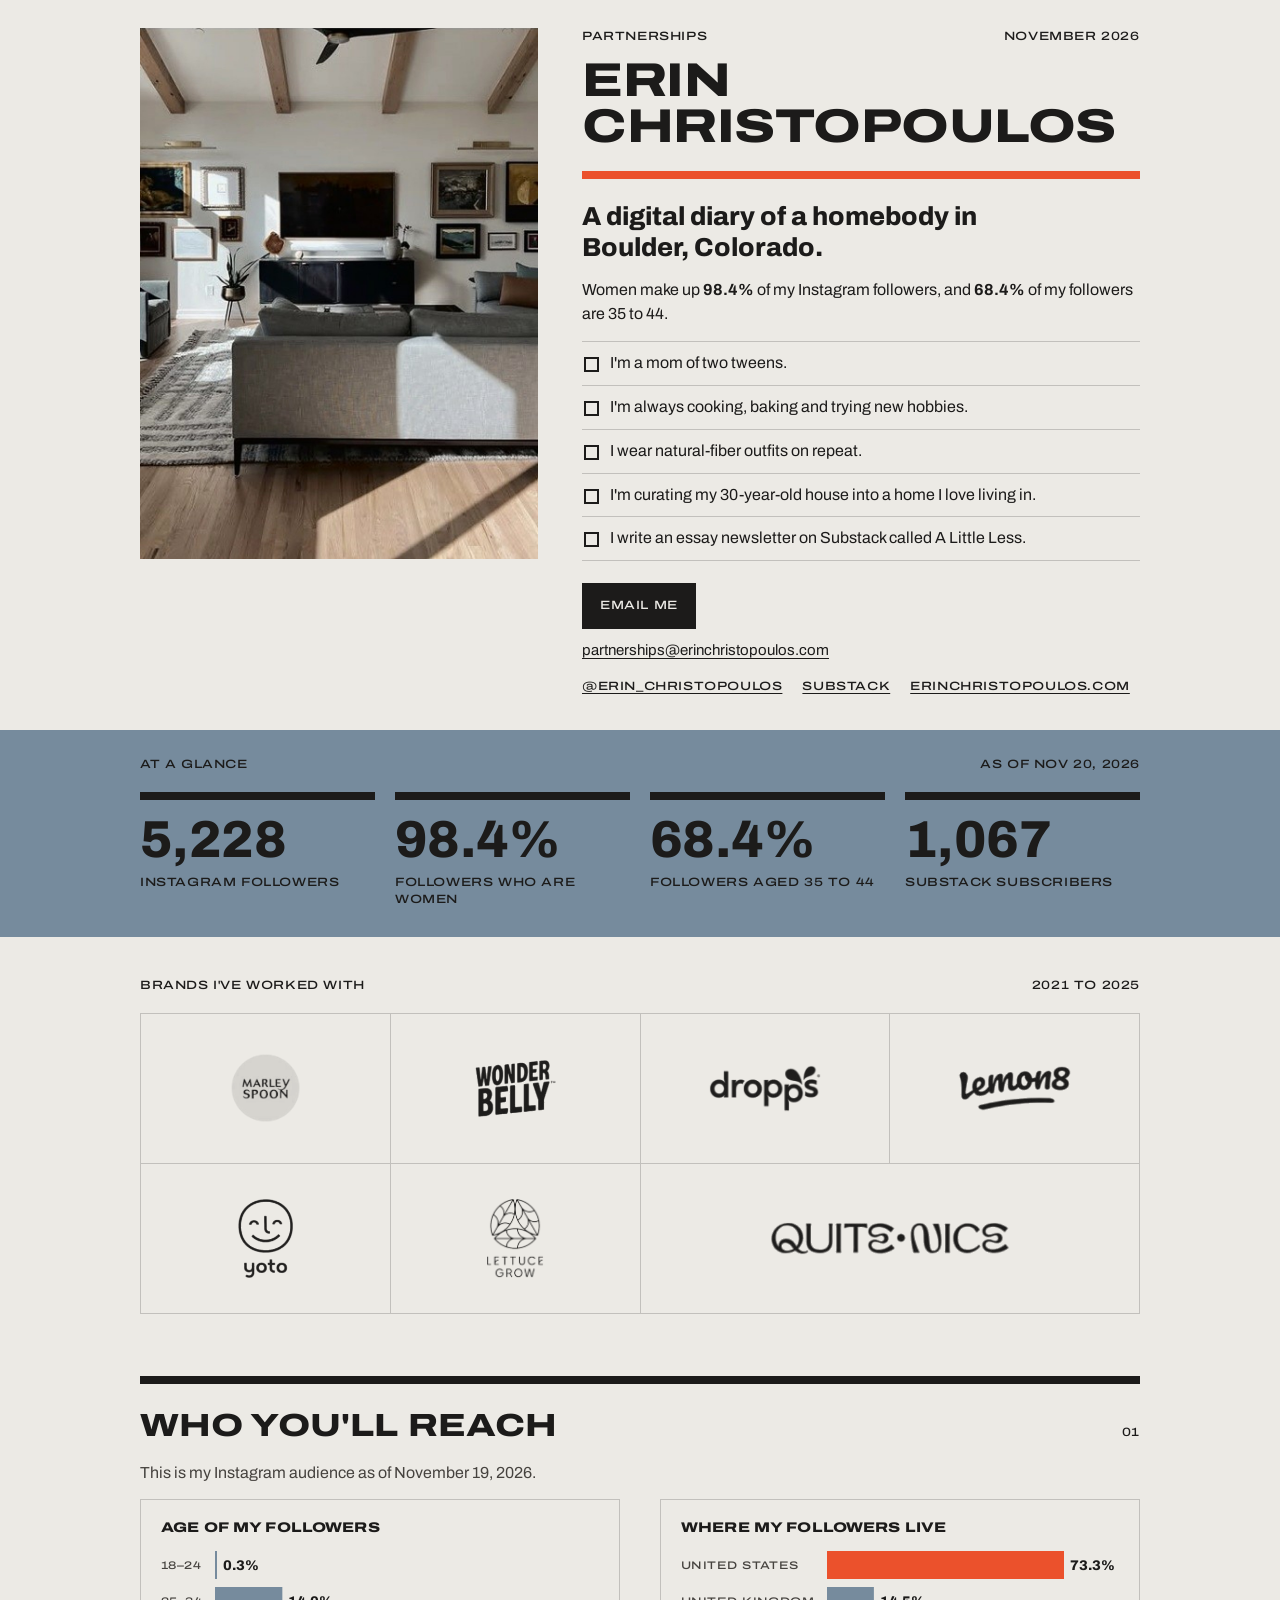
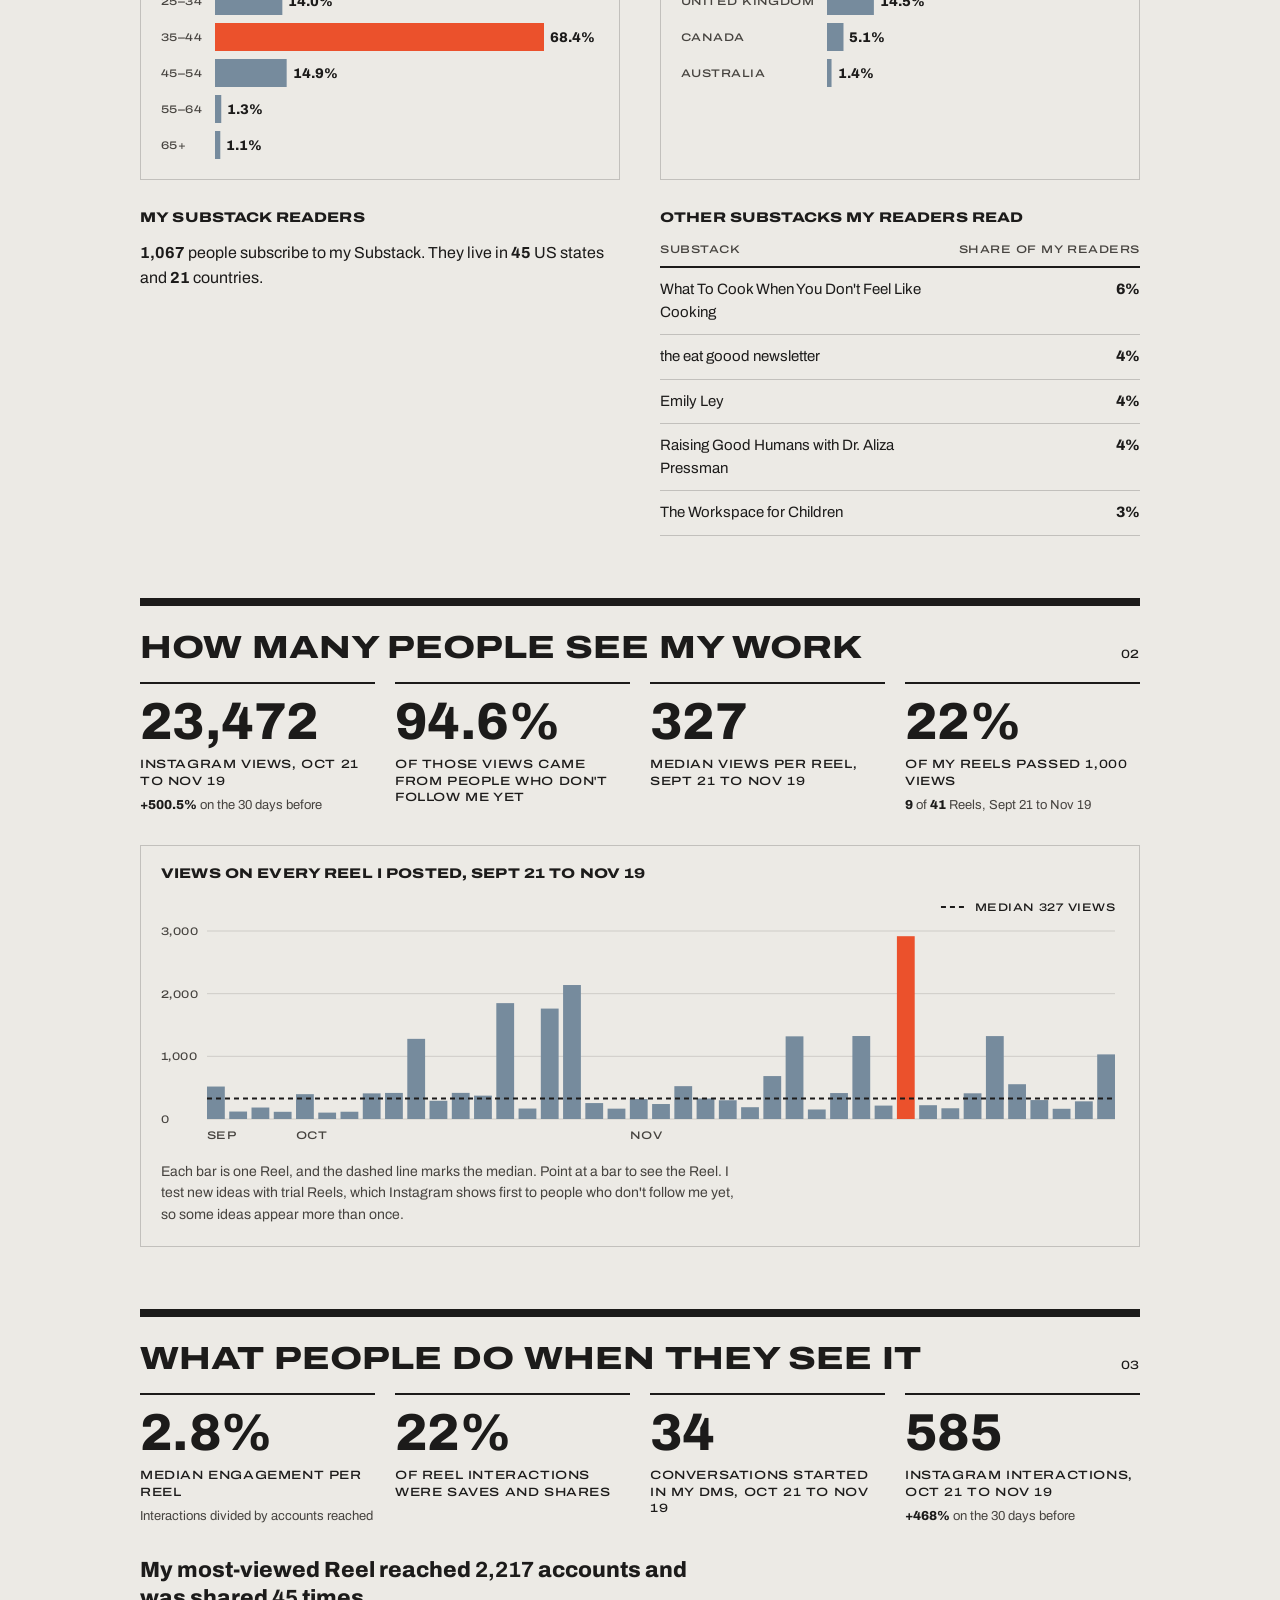
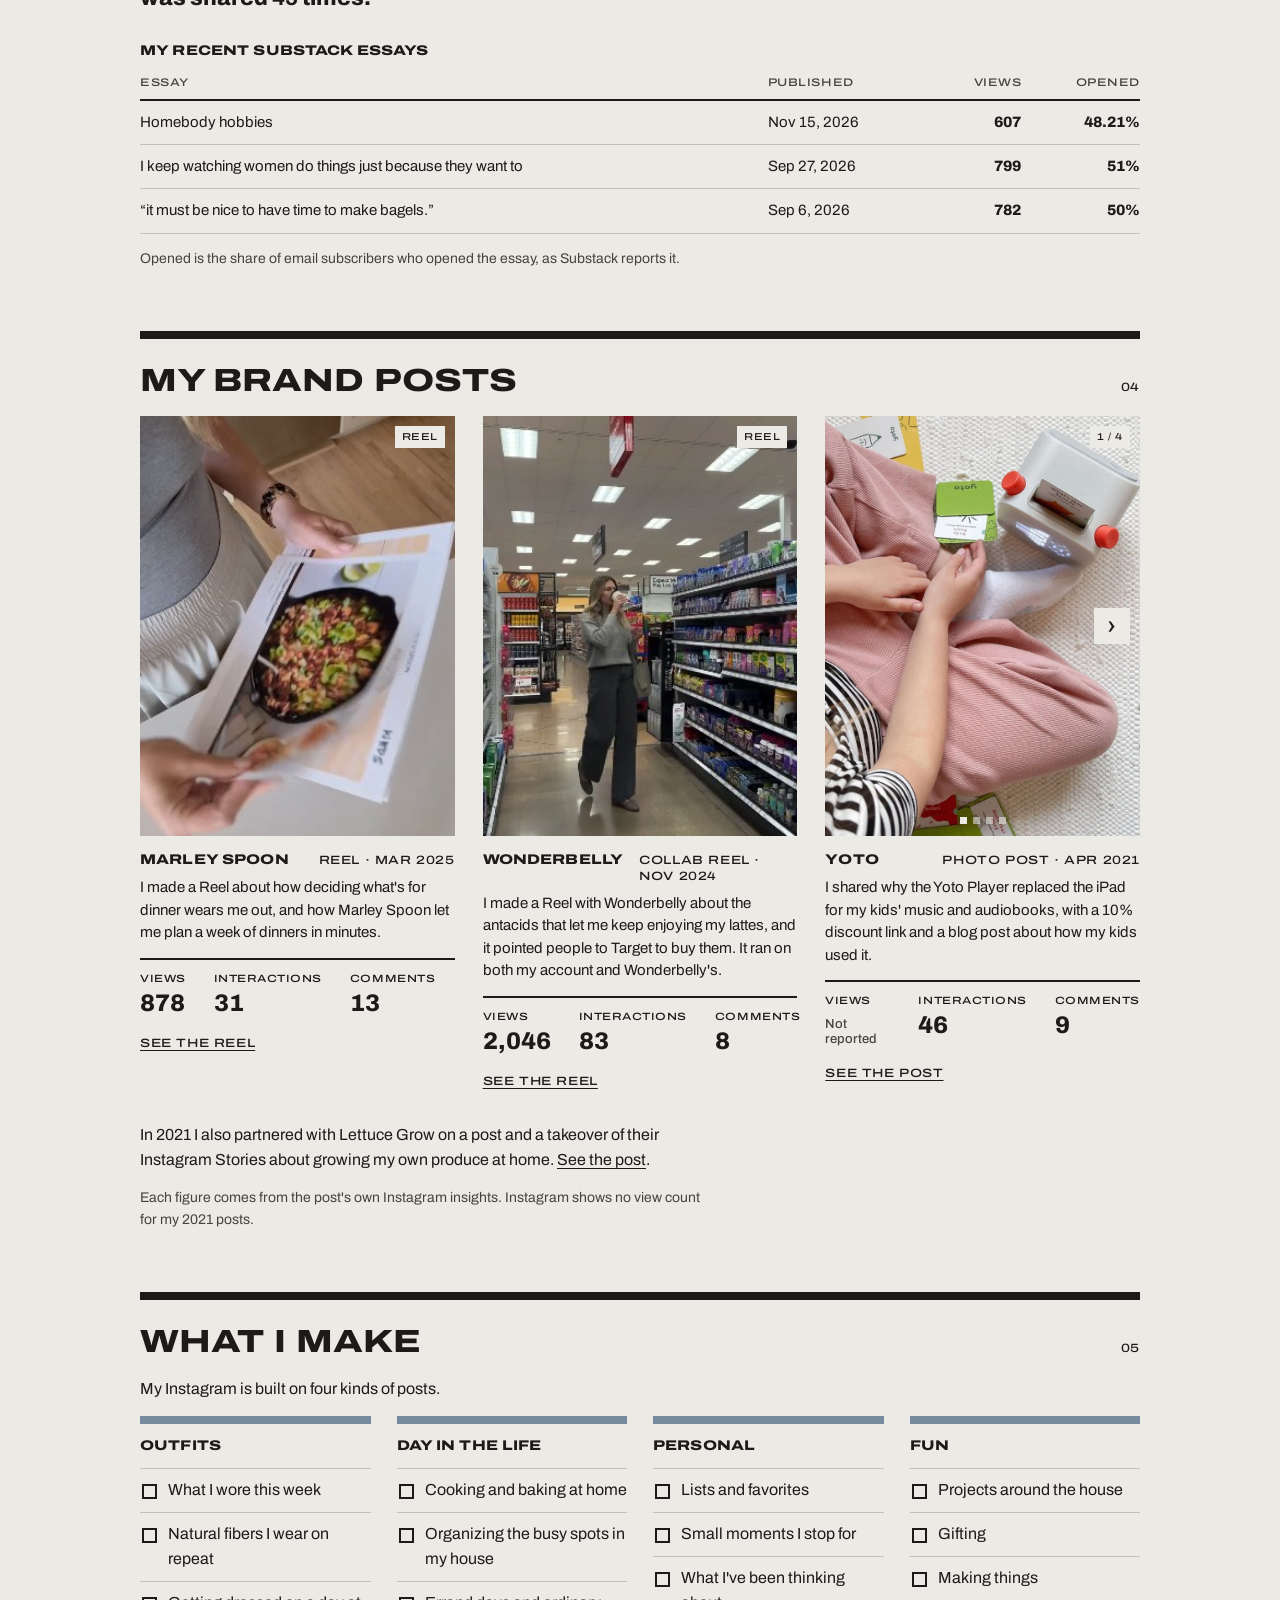
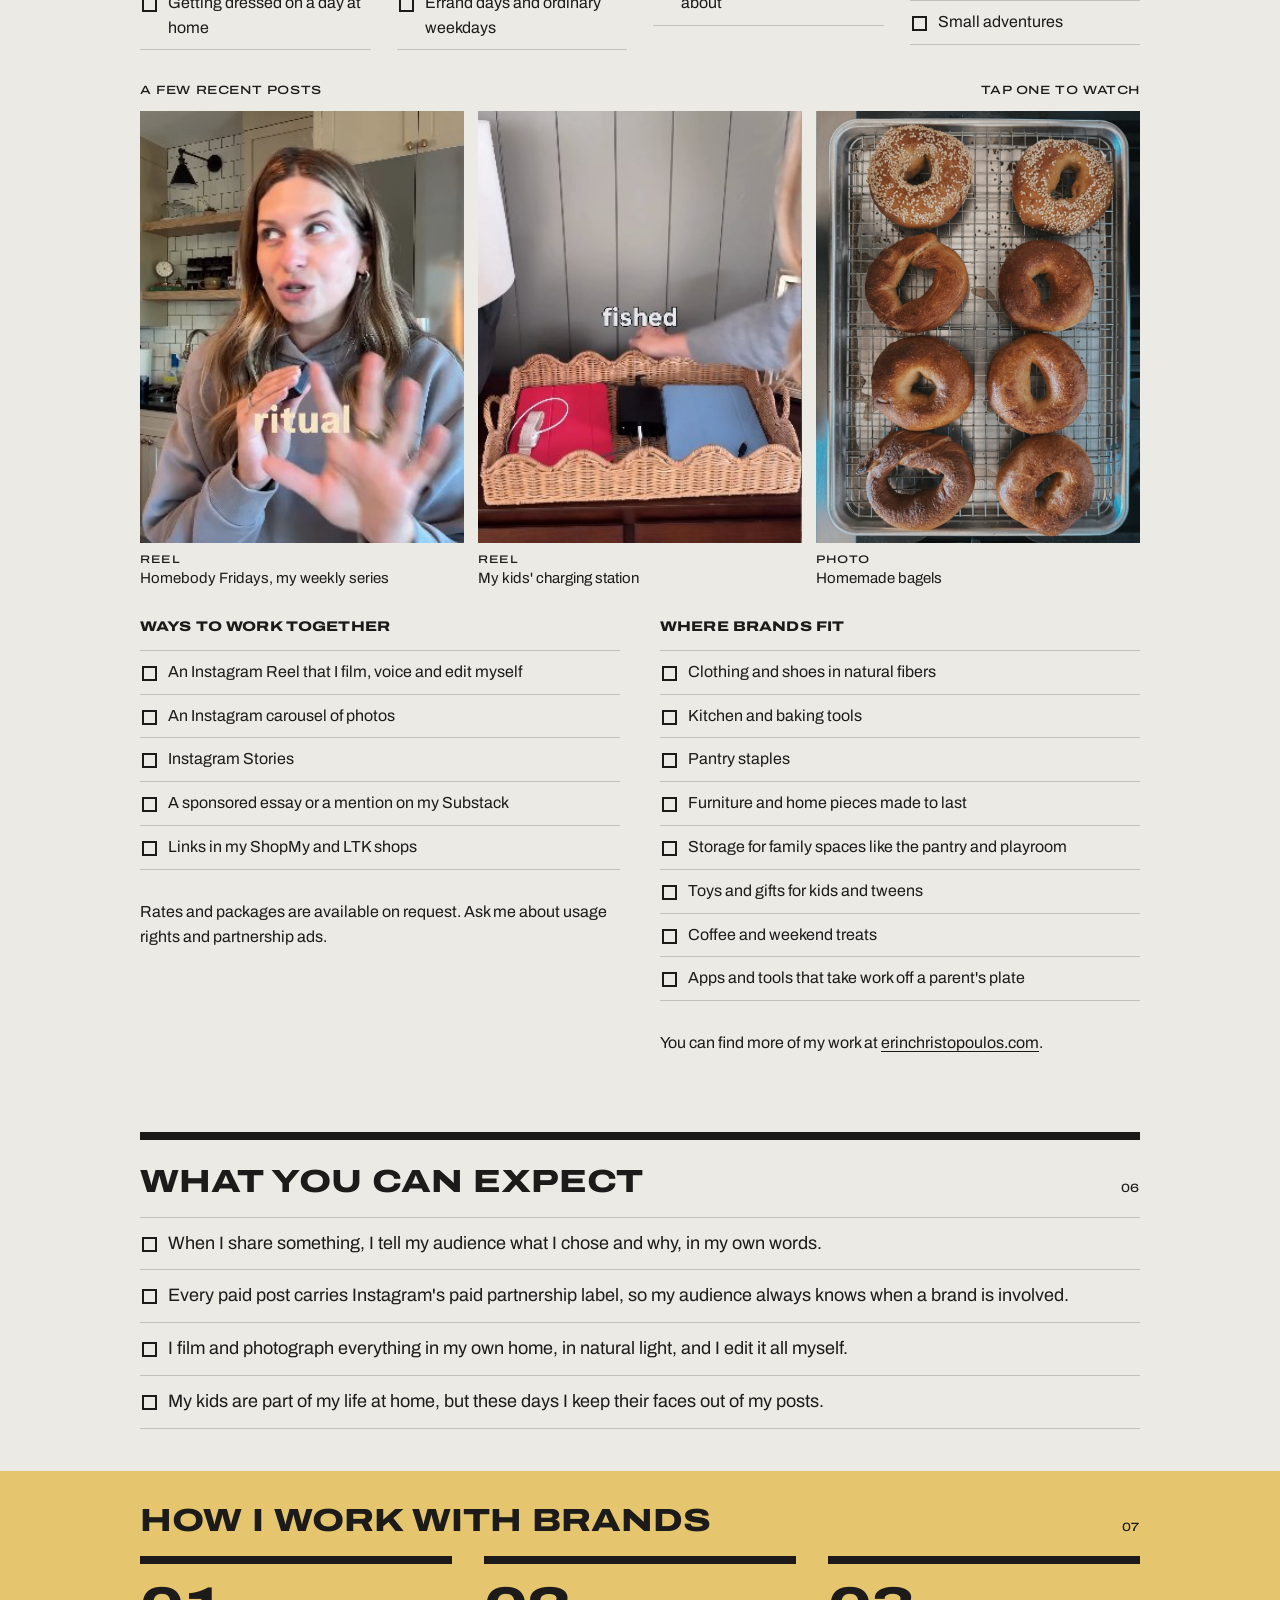
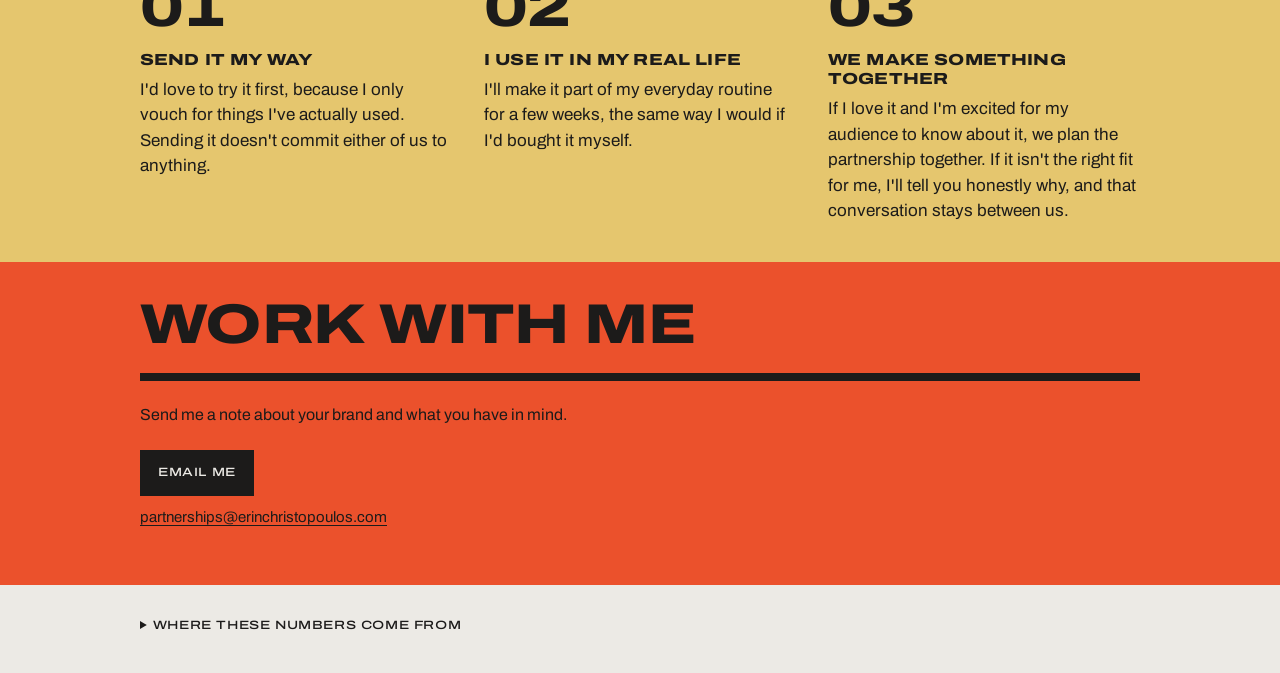
<file: static/partnerships/index.html>
<!DOCTYPE html>
<html lang="en">
<head>
<meta charset="utf-8">
<meta name="viewport" content="width=device-width, initial-scale=1">
<title>Erin Christopoulos · Partnerships</title>
<meta name="description" content="Erin Christopoulos is a homebody in Boulder, Colorado who shares life at home on Instagram and writes the A Little Less newsletter on Substack. Audience, reach and past brand work for partnership teams.">
<meta property="og:title" content="Erin Christopoulos · Partnerships">
<meta property="og:description" content="Erin Christopoulos is a homebody in Boulder, Colorado who shares life at home on Instagram and writes the A Little Less newsletter on Substack. Audience, reach and past brand work for partnership teams.">
<meta property="og:image" content="https://www.erinchristopoulos.com/partnerships/media/hero-living-room.jpg">
<meta property="og:url" content="https://www.erinchristopoulos.com/partnerships/">
<link rel="canonical" href="https://www.erinchristopoulos.com/partnerships/">
<link rel="icon" href="data:image/svg+xml,%3Csvg xmlns='http://www.w3.org/2000/svg' viewBox='0 0 16 16'%3E%3Crect width='16' height='16' fill='%23eb512c'/%3E%3C/svg%3E">
<link rel="preload" href="../fonts/archivo-wdth.woff2" as="font" type="font/woff2" crossorigin>
<link rel="stylesheet" href="ec.css">
</head>
<body>
<div id="dash-root">
<div class="ec">

<header class="ec-in ec-hero" id="intro">
  <div class="ec-hero-grid">
    <figure class="ec-hero-photo"><img src="media/hero-living-room.jpg" alt="Erin's living room in afternoon light, with a gray sofa and a wall of framed art"></figure>
    <div class="ec-hero-text">
      <div class="ec-row"><span class="ec-label">Partnerships</span><span class="ec-label">November 2026</span></div>
      <h1 class="ec-h1">Erin Christopoulos</h1>
      <div class="ec-rule ec-rule-v"></div>
      <p class="ec-lede">A digital diary of a homebody in Boulder, Colorado.</p>
      <p class="ec-p" id="takeaway">Women make up <b class="dash-skeleton" data-draw="val" data-source="ig_account" data-field="value" data-where="metric=women_pct" data-fmt="pct">—</b> of my Instagram followers, and <b class="dash-skeleton" data-draw="val" data-source="age_35_44" data-fmt="pct">—</b> of my followers are 35 to 44.</p>
      <ul class="ec-list" id="about-list">
        <li>I'm a mom of two tweens.</li>
        <li>I'm always cooking, baking and trying new hobbies.</li>
        <li>I wear natural-fiber outfits on repeat.</li>
        <li>I'm curating my 30-year-old house into a home I love living in.</li>
        <li>I write an essay newsletter on Substack called A Little Less.</li>
      </ul>
      <p class="ec-cta"><a class="ec-btn" href="mailto:partnerships@erinchristopoulos.com">Email me</a><a class="ec-addr" href="mailto:partnerships@erinchristopoulos.com">partnerships@erinchristopoulos.com</a></p>
      <p class="ec-links"><a class="ec-label" href="https://www.instagram.com/erin_christopoulos/" target="_blank" rel="noopener">@erin_christopoulos</a><a class="ec-label" href="https://read.erinchristopoulos.com" target="_blank" rel="noopener">Substack</a><a class="ec-label" href="https://www.erinchristopoulos.com" target="_blank" rel="noopener">erinchristopoulos.com</a></p>
    </div>
  </div>
</header>

<section class="ec-band" id="glance">
  <div class="ec-in">
    <div class="ec-row"><span class="ec-label">At a glance</span><span class="ec-label">As of Nov 20, 2026</span></div>
    <div class="ec-kpis">
      <div class="ec-kpi" id="kpi-followers"><div class="ec-num dash-skeleton" data-draw="val" data-source="ig_account" data-field="value" data-where="metric=followers" data-fmt="int">—</div><div class="ec-label">Instagram followers</div></div>
      <div class="ec-kpi" id="kpi-women"><div class="ec-num dash-skeleton" data-draw="val" data-source="ig_account" data-field="value" data-where="metric=women_pct" data-fmt="pct">—</div><div class="ec-label">Followers who are women</div></div>
      <div class="ec-kpi" id="kpi-age"><div class="ec-num dash-skeleton" data-draw="val" data-source="age_35_44" data-fmt="pct">—</div><div class="ec-label">Followers aged 35 to 44</div></div>
      <div class="ec-kpi" id="kpi-subs"><div class="ec-num dash-skeleton" data-draw="val" data-source="sub_summary" data-field="value" data-where="metric=subscribers" data-fmt="int">—</div><div class="ec-label">Substack subscribers</div></div>
    </div>
  </div>
</section>

<section class="ec-in ec-logos" id="brands">
  <div class="ec-row"><span class="ec-label">Brands I've worked with</span><span class="ec-label">2021 to 2025</span></div>
  <ul class="ec-logo-grid">
    <li><img src="media/logo-marley-spoon.png" alt="Marley Spoon" style="--h:56"></li>
    <li><img src="media/logo-wonderbelly.png" alt="Wonderbelly" style="--h:49"></li>
    <li><img src="media/logo-dropps.png" alt="Dropps" style="--h:39"></li>
    <li><img src="media/logo-lemon8.png" alt="Lemon8" style="--h:39"></li>
    <li><img src="media/logo-yoto.png" alt="Yoto" style="--h:65"></li>
    <li><img src="media/logo-lettuce-grow.png" alt="Lettuce Grow" style="--h:64"></li>
    <li class="ec-logo-wide"><img src="media/logo-quite-nice.png" alt="Quite Nice" style="--h:30"></li>
  </ul>
</section>

<section class="ec-in ec-sec" id="audience">
  <div class="ec-rule"></div>
  <div class="ec-row ec-row-h"><h2 class="ec-h2">Who you'll reach</h2><span class="ec-label">01</span></div>
  <p class="ec-p ec-muted">This is my Instagram audience as of November 19, 2026.</p>
  <div class="ec-grid2">
    <div class="ec-card" id="age-card">
      <h3 class="ec-h3">Age of my followers</h3>
      <div class="ec-chart ec-chart-h" data-draw="age-chart" data-source="age_total">—</div>
    </div>
    <div class="ec-card" id="country-card">
      <h3 class="ec-h3">Where my followers live</h3>
      <div class="ec-chart ec-chart-h" data-draw="country-chart" data-source="ig_countries">—</div>
    </div>
  </div>
  <div class="ec-grid2 ec-gap-top">
    <div id="readers">
      <h3 class="ec-h3">My Substack readers</h3>
      <p class="ec-p"><b class="dash-skeleton" data-draw="val" data-source="sub_summary" data-field="value" data-where="metric=subscribers" data-fmt="int">—</b> people subscribe to my Substack. They live in <b class="dash-skeleton" data-draw="val" data-source="sub_summary" data-field="value" data-where="metric=us_states" data-fmt="int">—</b> US states and <b class="dash-skeleton" data-draw="val" data-source="sub_summary" data-field="value" data-where="metric=countries" data-fmt="int">—</b> countries.</p>
    </div>
    <div id="overlap">
      <h3 class="ec-h3">Other Substacks my readers read</h3>
      <div class="ec-tablewrap">
        <table class="ec-table" data-source="sub_overlap" data-row-key="publication">
          <thead><tr><th data-field="publication">Substack</th><th data-field="overlap_pct" class="ec-numcell">Share of my readers</th></tr></thead>
          <tbody data-draw="overlap-rows"></tbody>
        </table>
      </div>
    </div>
  </div>
</section>

<section class="ec-in ec-sec" id="reach">
  <div class="ec-rule"></div>
  <div class="ec-row ec-row-h"><h2 class="ec-h2">How many people see my work</h2><span class="ec-label">02</span></div>
  <div class="ec-tiles">
    <div class="ec-tile" id="tile-views"><div class="ec-num dash-skeleton" data-draw="val" data-source="ig_account" data-field="value" data-where="metric=views" data-fmt="int">—</div><div class="ec-label">Instagram views, Oct 21 to Nov 19</div><div class="ec-delta"><span class="dash-skeleton" data-draw="val" data-source="ig_account" data-field="change_pct" data-where="metric=views" data-fmt="signed">—</span> on the 30 days before</div></div>
    <div class="ec-tile" id="tile-nonfollower"><div class="ec-num dash-skeleton" data-draw="val" data-source="ig_account" data-field="value" data-where="metric=views_nonfollower_pct" data-fmt="pct">—</div><div class="ec-label">Of those views came from people who don't follow me yet</div></div>
    <div class="ec-tile" id="tile-median"><div class="ec-num dash-skeleton" data-draw="val" data-source="reel_stats" data-field="median_views" data-row="0" data-fmt="int">—</div><div class="ec-label">Median views per Reel, Sept 21 to Nov 19</div></div>
    <div class="ec-tile" id="tile-1k"><div class="ec-num dash-skeleton" data-draw="val" data-source="reel_stats" data-field="over_1k_pct" data-row="0" data-fmt="pct">—</div><div class="ec-label">Of my Reels passed 1,000 views</div><div class="ec-delta"><span class="dash-skeleton" data-draw="val" data-source="reel_stats" data-field="over_1k" data-row="0" data-fmt="int">—</span> of <span class="dash-skeleton" data-draw="val" data-source="reel_stats" data-field="reels" data-row="0" data-fmt="int">—</span> Reels, Sept 21 to Nov 19</div></div>
  </div>
  <div class="ec-card ec-gap-top" id="reel-card">
    <h3 class="ec-h3">Views on every Reel I posted, Sept 21 to Nov 19</h3>
    <div class="ec-chart ec-chart-v" data-draw="reel-chart" data-source="ig_reels reel_stats">—</div>
    <p class="ec-note">Each bar is one Reel, and the dashed line marks the median. Point at a bar to see the Reel. I test new ideas with trial Reels, which Instagram shows first to people who don't follow me yet, so some ideas appear more than once.</p>
  </div>
</section>

<section class="ec-in ec-sec" id="attention">
  <div class="ec-rule"></div>
  <div class="ec-row ec-row-h"><h2 class="ec-h2">What people do when they see it</h2><span class="ec-label">03</span></div>
  <div class="ec-tiles">
    <div class="ec-tile" id="tile-er"><div class="ec-num dash-skeleton" data-draw="val" data-source="reel_stats" data-field="median_engagement_pct" data-row="0" data-fmt="pct">—</div><div class="ec-label">Median engagement per Reel</div><div class="ec-delta">Interactions divided by accounts reached</div></div>
    <div class="ec-tile" id="tile-ss"><div class="ec-num dash-skeleton" data-draw="val" data-source="reel_stats" data-field="saves_shares_pct" data-row="0" data-fmt="pct">—</div><div class="ec-label">Of Reel interactions were saves and shares</div></div>
    <div class="ec-tile" id="tile-dms"><div class="ec-num dash-skeleton" data-draw="val" data-source="ig_account" data-field="value" data-where="metric=conversations" data-fmt="int">—</div><div class="ec-label">Conversations started in my DMs, Oct 21 to Nov 19</div></div>
    <div class="ec-tile" id="tile-inter"><div class="ec-num dash-skeleton" data-draw="val" data-source="ig_account" data-field="value" data-where="metric=interactions" data-fmt="int">—</div><div class="ec-label">Instagram interactions, Oct 21 to Nov 19</div><div class="ec-delta"><span class="dash-skeleton" data-draw="val" data-source="ig_account" data-field="change_pct" data-where="metric=interactions" data-fmt="signed">—</span> on the 30 days before</div></div>
  </div>
  <p class="ec-p ec-callout" id="best-reel">My most-viewed Reel reached <b class="dash-skeleton" data-draw="val" data-source="best_reel" data-field="reach" data-row="0" data-fmt="int">—</b> accounts and was shared <b class="dash-skeleton" data-draw="val" data-source="best_reel" data-field="shares" data-row="0" data-fmt="int">—</b> times.</p>
  <div id="essays" class="ec-gap-top">
    <h3 class="ec-h3">My recent Substack essays</h3>
    <div class="ec-tablewrap">
      <table class="ec-table" data-source="sub_essays" data-row-key="title">
        <thead><tr><th data-field="title">Essay</th><th data-field="published">Published</th><th data-field="views" class="ec-numcell">Views</th><th data-field="open_rate_pct" class="ec-numcell">Opened</th></tr></thead>
        <tbody data-draw="essay-rows"></tbody>
      </table>
    </div>
    <p class="ec-note">Opened is the share of email subscribers who opened the essay, as Substack reports it.</p>
  </div>
</section>

<section class="ec-in ec-sec" id="brand-work">
  <div class="ec-rule"></div>
  <div class="ec-row ec-row-h"><h2 class="ec-h2">My brand posts</h2><span class="ec-label">04</span></div>
  <div class="ec-work">
    <article class="ec-workcard" id="work-marleyspoon">
      <a class="ec-workimg ec-reelbox" href="https://www.instagram.com/reel/DHw9yEdMQWh/" target="_blank" rel="noopener" data-draw="reel-preview"><video src="media/reel-marley-spoon.mp4" poster="media/poster-marley-spoon.jpg" muted loop playsinline preload="metadata" aria-label="Erin's hands flipping through Marley Spoon recipe cards"></video><span class="ec-reeltag">Reel</span></a>
      <div class="ec-row ec-workhead"><h3 class="ec-h3">Marley Spoon</h3><span class="ec-label">Reel · Mar 2025</span></div>
      <p class="ec-p ec-small">I made a Reel about how deciding what's for dinner wears me out, and how Marley Spoon let me plan a week of dinners in minutes.</p>
      <dl class="ec-stats">
        <div><dt class="ec-label">Views</dt><dd class="dash-skeleton" data-draw="val" data-source="brand_work" data-field="views" data-where="brand=Marley%20Spoon" data-fmt="int" data-empty="Not reported">—</dd></div>
        <div><dt class="ec-label">Interactions</dt><dd class="dash-skeleton" data-draw="val" data-source="brand_work" data-field="interactions" data-where="brand=Marley%20Spoon" data-fmt="int">—</dd></div>
        <div><dt class="ec-label">Comments</dt><dd class="dash-skeleton" data-draw="val" data-source="brand_work" data-field="comments" data-where="brand=Marley%20Spoon" data-fmt="int">—</dd></div>
      </dl>
      <a class="ec-label ec-worklink" href="https://www.instagram.com/reel/DHw9yEdMQWh/" target="_blank" rel="noopener">See the Reel</a>
    </article>
    <article class="ec-workcard" id="work-wonderbelly">
      <a class="ec-workimg ec-reelbox" href="https://www.instagram.com/reel/DCIgWTgMx4G/" target="_blank" rel="noopener" data-draw="reel-preview"><video src="media/reel-wonderbelly.mp4" poster="media/poster-wonderbelly.jpg" muted loop playsinline preload="metadata" aria-label="Erin finding Wonderbelly antacids on the shelf at Target"></video><span class="ec-reeltag">Reel</span></a>
      <div class="ec-row ec-workhead"><h3 class="ec-h3">Wonderbelly</h3><span class="ec-label">Collab Reel · Nov 2024</span></div>
      <p class="ec-p ec-small">I made a Reel with Wonderbelly about the antacids that let me keep enjoying my lattes, and it pointed people to Target to buy them. It ran on both my account and Wonderbelly's.</p>
      <dl class="ec-stats">
        <div><dt class="ec-label">Views</dt><dd class="dash-skeleton" data-draw="val" data-source="brand_work" data-field="views" data-where="brand=Wonderbelly" data-fmt="int" data-empty="Not reported">—</dd></div>
        <div><dt class="ec-label">Interactions</dt><dd class="dash-skeleton" data-draw="val" data-source="brand_work" data-field="interactions" data-where="brand=Wonderbelly" data-fmt="int">—</dd></div>
        <div><dt class="ec-label">Comments</dt><dd class="dash-skeleton" data-draw="val" data-source="brand_work" data-field="comments" data-where="brand=Wonderbelly" data-fmt="int">—</dd></div>
      </dl>
      <a class="ec-label ec-worklink" href="https://www.instagram.com/reel/DCIgWTgMx4G/" target="_blank" rel="noopener">See the Reel</a>
    </article>
    <article class="ec-workcard" id="work-yoto">
      <div class="ec-workimg ec-car" data-draw="post-carousel" role="region" aria-roledescription="carousel" aria-label="Yoto post, 4 photos">
        <div class="ec-car-track" tabindex="0">
          <img src="media/yoto-1.jpg" alt="Yoto post, photo 1 of 4">
          <img src="media/yoto-2.jpg" alt="Yoto post, photo 2 of 4" loading="lazy">
          <img src="media/yoto-3.jpg" alt="Yoto post, photo 3 of 4" loading="lazy">
          <img src="media/yoto-4.jpg" alt="Yoto post, photo 4 of 4" loading="lazy">
        </div>
        <span class="ec-reeltag ec-car-count" aria-live="polite">1 / 4</span>
        <button type="button" class="ec-car-btn ec-car-prev" aria-label="Previous photo" disabled>&#8249;</button>
        <button type="button" class="ec-car-btn ec-car-next" aria-label="Next photo">&#8250;</button>
        <div class="ec-car-dots" aria-hidden="true"><span class="on"></span><span></span><span></span><span></span></div>
      </div>
      <div class="ec-row ec-workhead"><h3 class="ec-h3">Yoto</h3><span class="ec-label">Photo post · Apr 2021</span></div>
      <p class="ec-p ec-small">I shared why the Yoto Player replaced the iPad for my kids' music and audiobooks, with a 10% discount link and a blog post about how my kids used it.</p>
      <dl class="ec-stats">
        <div><dt class="ec-label">Views</dt><dd class="dash-skeleton" data-draw="val" data-source="brand_work" data-field="views" data-where="brand=Yoto" data-fmt="int" data-empty="Not reported">—</dd></div>
        <div><dt class="ec-label">Interactions</dt><dd class="dash-skeleton" data-draw="val" data-source="brand_work" data-field="interactions" data-where="brand=Yoto" data-fmt="int">—</dd></div>
        <div><dt class="ec-label">Comments</dt><dd class="dash-skeleton" data-draw="val" data-source="brand_work" data-field="comments" data-where="brand=Yoto" data-fmt="int">—</dd></div>
      </dl>
      <a class="ec-label ec-worklink" href="https://www.instagram.com/p/CNu4ExIFEGk/" target="_blank" rel="noopener">See the post</a>
    </article>
  </div>
  <p class="ec-p ec-gap-top">In 2021 I also partnered with Lettuce Grow on a post and a takeover of their Instagram Stories about growing my own produce at home. <a href="https://www.instagram.com/p/CU-sWoel4P2/" target="_blank" rel="noopener">See the post</a>.</p>
  <p class="ec-note">Each figure comes from the post's own Instagram insights. Instagram shows no view count for my 2021 posts.</p>
</section>

<section class="ec-in ec-sec" id="make">
  <div class="ec-rule"></div>
  <div class="ec-row ec-row-h"><h2 class="ec-h2">What I make</h2><span class="ec-label">05</span></div>
  <p class="ec-p">My Instagram is built on four kinds of posts.</p>
  <div class="ec-pillars">
    <div class="ec-pillar" id="pillar-outfits"><h3 class="ec-h3">Outfits</h3><ul class="ec-list"><li>What I wore this week</li><li>Natural fibers I wear on repeat</li><li>Getting dressed on a day at home</li></ul></div>
    <div class="ec-pillar" id="pillar-day"><h3 class="ec-h3">Day in the life</h3><ul class="ec-list"><li>Cooking and baking at home</li><li>Organizing the busy spots in my house</li><li>Errand days and ordinary weekdays</li></ul></div>
    <div class="ec-pillar" id="pillar-personal"><h3 class="ec-h3">Personal</h3><ul class="ec-list"><li>Lists and favorites</li><li>Small moments I stop for</li><li>What I've been thinking about</li></ul></div>
    <div class="ec-pillar" id="pillar-fun"><h3 class="ec-h3">Fun</h3><ul class="ec-list"><li>Projects around the house</li><li>Gifting</li><li>Making things</li><li>Small adventures</li></ul></div>
  </div>
  <div class="ec-row ec-posts-head"><span class="ec-label">A few recent posts</span><span class="ec-label">Tap one to watch</span></div>
  <ul class="ec-posts" id="photos">
    <li><a href="https://www.instagram.com/reel/DeSFWxrJjLb/" target="_blank" rel="noopener"><span class="ec-reelbox ec-postmedia" data-draw="reel-preview"><video src="media/reel-homebody-fridays.mp4" poster="media/poster-homebody-fridays.jpg" muted loop playsinline preload="metadata" aria-label="Erin talking to the camera in her kitchen"></video></span><span class="ec-label">Reel</span><span class="ec-post-t">Homebody Fridays, my weekly series</span></a></li>
    <li><a href="https://www.instagram.com/reel/DfXYovUs0f5/" target="_blank" rel="noopener"><span class="ec-reelbox ec-postmedia" data-draw="reel-preview"><video src="media/reel-charging-station.mp4" poster="media/poster-charging-station.jpg" muted loop playsinline preload="metadata" aria-label="Erin threading a charger cord through a woven tray holding two tablets"></video></span><span class="ec-label">Reel</span><span class="ec-post-t">My kids' charging station</span></a></li>
    <li><a href="https://www.instagram.com/p/DdR32sbCe7b/" target="_blank" rel="noopener"><img src="media/bagels.jpg" alt="Homemade bagels cooling on a wire rack, shot from above"><span class="ec-label">Photo</span><span class="ec-post-t">Homemade bagels</span></a></li>
  </ul>
  <div class="ec-grid2 ec-gap-top">
    <div id="formats">
      <h3 class="ec-h3">Ways to work together</h3>
      <ul class="ec-list">
        <li>An Instagram Reel that I film, voice and edit myself</li>
        <li>An Instagram carousel of photos</li>
        <li>Instagram Stories</li>
        <li>A sponsored essay or a mention on my Substack</li>
        <li>Links in my ShopMy and LTK shops</li>
      </ul>
      <p class="ec-p ec-gap-top">Rates and packages are available on request. Ask me about usage rights and partnership ads.</p>
    </div>
    <div id="fit">
      <h3 class="ec-h3">Where brands fit</h3>
      <ul class="ec-list">
        <li>Clothing and shoes in natural fibers</li>
        <li>Kitchen and baking tools</li>
        <li>Pantry staples</li>
        <li>Furniture and home pieces made to last</li>
        <li>Storage for family spaces like the pantry and playroom</li>
        <li>Toys and gifts for kids and tweens</li>
        <li>Coffee and weekend treats</li>
        <li>Apps and tools that take work off a parent's plate</li>
      </ul>
      <p class="ec-p ec-gap-top">You can find more of my work at <a href="https://www.erinchristopoulos.com" target="_blank" rel="noopener">erinchristopoulos.com</a>.</p>
    </div>
  </div>
</section>

<section class="ec-in ec-sec" id="standards">
  <div class="ec-rule"></div>
  <div class="ec-row ec-row-h"><h2 class="ec-h2">What you can expect</h2><span class="ec-label">06</span></div>
  <ul class="ec-list ec-list-lg">
    <li>When I share something, I tell my audience what I chose and why, in my own words.</li>
    <li>Every paid post carries Instagram's paid partnership label, so my audience always knows when a brand is involved.</li>
    <li>I film and photograph everything in my own home, in natural light, and I edit it all myself.</li>
    <li>My kids are part of my life at home, but these days I keep their faces out of my posts.</li>
  </ul>
</section>

<section class="ec-butter" id="how">
  <div class="ec-in">
    <div class="ec-row ec-row-h"><h2 class="ec-h2">How I work with brands</h2><span class="ec-label">07</span></div>
    <ol class="ec-steps">
      <li><span class="ec-step-n">01</span><h3 class="ec-h3">Send it my way</h3><p>I'd love to try it first, because I only vouch for things I've actually used. Sending it doesn't commit either of us to anything.</p></li>
      <li><span class="ec-step-n">02</span><h3 class="ec-h3">I use it in my real life</h3><p>I'll make it part of my everyday routine for a few weeks, the same way I would if I'd bought it myself.</p></li>
      <li><span class="ec-step-n">03</span><h3 class="ec-h3">We make something together</h3><p>If I love it and I'm excited for my audience to know about it, we plan the partnership together. If it isn't the right fit for me, I'll tell you honestly why, and that conversation stays between us.</p></li>
    </ol>
  </div>
</section>

<section class="ec-verm" id="contact">
  <div class="ec-in">
    <h2 class="ec-h1 ec-h1-sm">Work with me</h2>
    <div class="ec-rule"></div>
    <p class="ec-p">Send me a note about your brand and what you have in mind.</p>
    <p class="ec-cta"><a class="ec-btn" href="mailto:partnerships@erinchristopoulos.com">Email me</a><a class="ec-addr" href="mailto:partnerships@erinchristopoulos.com">partnerships@erinchristopoulos.com</a></p>
  </div>
</section>

<footer class="ec-in ec-foot" id="notes">
  <details>
    <summary class="ec-label">Where these numbers come from</summary>
    <ul class="ec-list">
      <li>Instagram figures come from Meta Business Suite for @erin_christopoulos.</li>
      <li>Follower age, gender and country are as of November 19, 2026.</li>
      <li>Account totals cover October 21 to November 19, 2026, and each change compares them with the 30 days before.</li>
      <li>Reel figures cover all <span class="dash-skeleton" data-draw="val" data-source="reel_stats" data-field="reels" data-row="0" data-fmt="int">—</span> Reels posted from September 21 to November 19, 2026.</li>
      <li>Substack figures come from my Substack dashboard on November 20, 2026.</li>
      <li>Brand partnership figures come from each post's Instagram insights on November 20, 2026.</li>
      <li>Views count every time a post was played or shown.</li>
      <li>Accounts reached counts the people who saw a post at least once.</li>
      <li>Interactions are every action Instagram counts on a post.</li>
      <li>Engagement is a Reel's interactions divided by the accounts it reached.</li>
      <li>The median is the middle Reel when every Reel is lined up by views, so one viral Reel can't inflate it.</li>
    </ul>
  </details>
</footer>

</div>
</div>
<script src="d3.min.js"></script>
<script src="dash-static.js"></script>
<script src="app.js"></script>
<script>dash.start();</script>
</body>
</html>
</file>
<file: static/partnerships/ec.css>
@font-face{font-family:"EC Archivo";src:url("../fonts/archivo-wdth.woff2") format("woff2");font-weight:100 900;font-stretch:62% 125%;font-style:normal;font-display:swap}
#dash-root{--dash-gutter:0}
html,body{margin:0;padding:0;background:#ECEAE5}
body{-webkit-text-size-adjust:100%}
.dash-skeleton{color:transparent;background:rgba(28,27,26,.08);border-radius:0}
.ec{--slate:#768B9D;--soft:#ECEAE5;--butter:#E5C66E;--verm:#EB512C;--ink:#1C1B1A;--ink2:#46433F;--line:rgba(28,27,26,.2);background:var(--soft);color:var(--ink);font-family:"EC Archivo",Archivo,system-ui,sans-serif;font-stretch:100%;font-weight:400;font-size:16px;line-height:1.55;-webkit-font-smoothing:antialiased;padding-bottom:8px}
.ec *{box-sizing:border-box}
.ec a{color:var(--ink);text-decoration-thickness:1px;text-underline-offset:3px}
.ec-in{max-width:1080px;margin:0 auto;padding-left:20px;padding-right:20px}
@media (min-width:720px){.ec-in{padding-left:40px;padding-right:40px}}
.ec-label{font-stretch:125%;font-weight:500;text-transform:uppercase;letter-spacing:.05em;font-size:12px;line-height:1.35}
.ec-hero-text{container-type:inline-size}
.ec-h1{font-stretch:125%;font-weight:800;text-transform:uppercase;font-size:clamp(26px,5vw,50px);font-size:clamp(24px,8.5cqw,64px);line-height:.96;letter-spacing:-.01em;margin:14px 0 0}
.ec-h1-sm{font-size:clamp(30px,5.4vw,56px);margin:0}
.ec-h2{font-stretch:125%;font-weight:800;text-transform:uppercase;font-size:clamp(21px,3.4vw,32px);line-height:1.02;margin:0}
.ec-h3{font-stretch:125%;font-weight:800;text-transform:uppercase;font-size:14px;letter-spacing:.01em;line-height:1.2;margin:0 0 14px}
.ec-rule{height:8px;background:var(--ink);margin:30px 0 26px}
.ec-rule-v{background:var(--verm)}
.ec-row{display:flex;justify-content:space-between;align-items:baseline;gap:16px}
.ec-row-h{margin-bottom:18px}
.ec-p{margin:0 0 14px;max-width:64ch}
.ec-lede{font-weight:800;font-size:clamp(20px,2.6vw,26px);line-height:1.2;margin:0 0 14px;max-width:30ch}
.ec-muted{color:var(--ink2)}
.ec-note{font-size:14px;color:var(--ink2);margin:14px 0 0;max-width:72ch}
.ec-list{list-style:none;margin:0;padding:0}
.ec-list li{padding:9px 0 9px 28px;border-top:1px solid var(--line);position:relative}
.ec-list li:last-child{border-bottom:1px solid var(--line)}
.ec-list li::before{content:"";position:absolute;left:2px;top:15px;width:11px;height:11px;border:2px solid var(--ink)}
.ec-list-lg li{font-size:18px;padding-top:12px;padding-bottom:12px}
.ec-list-lg li::before{top:19px}
.ec-hero{padding-top:28px;padding-bottom:36px}
.ec-hero-grid{display:grid;grid-template-columns:1fr;gap:24px}
@media (min-width:820px){.ec-hero-grid{grid-template-columns:5fr 7fr;gap:44px;align-items:start}}
.ec-hero-photo{margin:0;aspect-ratio:3/4;overflow:hidden;background:var(--slate)}
.ec-hero-photo img{width:100%;height:100%;object-fit:cover;display:block}
.ec-hero-text .ec-rule{margin:22px 0 22px}
.ec-cta{margin:22px 0 16px}
.ec-btn{display:inline-block;background:var(--ink);color:var(--soft)!important;text-decoration:none!important;font-stretch:125%;font-weight:500;text-transform:uppercase;letter-spacing:.05em;font-size:12px;line-height:1.3;padding:15px 18px;overflow-wrap:anywhere}
.ec-btn:hover{background:#000}
.ec-addr{display:block;margin-top:10px;font-size:15px;overflow-wrap:anywhere}
.ec-links{display:flex;flex-wrap:wrap;gap:8px 20px;margin:0}
.ec-band{background:var(--slate);padding:26px 0 30px}
.ec-kpis{display:grid;grid-template-columns:repeat(2,minmax(0,1fr));gap:22px 20px;margin-top:20px}
@media (min-width:820px){.ec-kpis{grid-template-columns:repeat(4,minmax(0,1fr))}}
.ec-kpi{border-top:8px solid var(--ink);padding-top:14px}
.ec-num{font-weight:800;font-size:clamp(34px,5vw,52px);line-height:1;letter-spacing:-.01em;font-variant-numeric:tabular-nums;margin-bottom:8px;min-height:1em}
.ec-sec{padding-top:10px;padding-bottom:22px}
.ec-grid2{display:grid;grid-template-columns:1fr;gap:28px}
@media (min-width:820px){.ec-grid2{grid-template-columns:1fr 1fr;gap:40px}}
.ec-gap-top{margin-top:30px}
.ec-card{border:1px solid var(--line);padding:20px}
.ec-chart{position:relative;width:100%}
.ec-chart-h{min-height:130px}
.ec-chart-v{min-height:250px}
.ec-chart-msg{margin:0;color:var(--ink2);font-size:14px}
.ec-svg{display:block;overflow:visible}
.ec-svg .ec-tick{font-family:"EC Archivo",Archivo,system-ui,sans-serif;font-stretch:125%;font-weight:500;font-size:11px;letter-spacing:.04em;text-transform:uppercase;fill:var(--ink2)}
.ec-svg .ec-val{font-family:"EC Archivo",Archivo,system-ui,sans-serif;font-weight:800;font-size:14px;fill:var(--ink);font-variant-numeric:tabular-nums}
.ec-svg .ec-grid{stroke:rgba(28,27,26,.14);stroke-width:1}
.ec-svg .ec-median{stroke:var(--ink);stroke-width:2;stroke-dasharray:5 4}
.ec-svg .ec-medlab,.ec-svg .ec-legend{font-family:"EC Archivo",Archivo,system-ui,sans-serif;font-stretch:125%;font-weight:500;font-size:11px;letter-spacing:.04em;text-transform:uppercase;fill:var(--ink)}
.ec-svg .ec-hit{cursor:pointer}
.ec-tip{position:absolute;z-index:3;pointer-events:none;background:var(--ink);color:var(--soft);padding:9px 11px;max-width:250px;font-size:13px;line-height:1.35}
.ec-tip-h{font-stretch:125%;font-weight:500;text-transform:uppercase;letter-spacing:.05em;font-size:11px;margin-bottom:4px}
.ec-tip-l{font-variant-numeric:tabular-nums}
.ec-tiles{display:grid;grid-template-columns:repeat(2,minmax(0,1fr));gap:24px 20px}
@media (min-width:820px){.ec-tiles{grid-template-columns:repeat(4,minmax(0,1fr))}}
.ec-tile{border-top:2px solid var(--ink);padding-top:12px}
.ec-delta{font-size:13px;color:var(--ink2);margin-top:6px}
.ec-delta span{font-weight:800;color:var(--ink)}
.ec-callout{font-weight:800;font-size:clamp(18px,2.2vw,22px);line-height:1.3;margin-top:30px;max-width:40ch}
.ec-tablewrap{overflow-x:auto}
.ec-table{width:100%;border-collapse:collapse;font-size:15px}
.ec-table th{text-align:left;font-stretch:125%;font-weight:500;text-transform:uppercase;letter-spacing:.05em;font-size:11px;color:var(--ink2);padding:0 10px 8px 0;border-bottom:2px solid var(--ink)}
.ec-table td{padding:10px 10px 10px 0;border-bottom:1px solid var(--line);vertical-align:top}
.ec-table .ec-numcell{text-align:right;font-variant-numeric:tabular-nums;white-space:nowrap;padding-right:0;padding-left:10px}
.ec-table td.ec-numcell{font-weight:800}
.ec-nowrap{white-space:nowrap}
.ec-pillars{display:grid;grid-template-columns:1fr;gap:26px}
@media (min-width:620px){.ec-pillars{grid-template-columns:repeat(2,minmax(0,1fr))}}
@media (min-width:980px){.ec-pillars{grid-template-columns:repeat(4,minmax(0,1fr))}}
.ec-pillar{border-top:8px solid var(--slate);padding-top:14px}
.ec-posts-head{margin-top:32px}
.ec-posts{list-style:none;margin:12px 0 0;padding:0;display:grid;grid-template-columns:repeat(3,minmax(0,1fr));gap:8px}
.ec-posts li{margin:0;padding:0}
.ec-posts a{display:block;color:inherit;text-decoration:none}
.ec-posts img{width:100%;aspect-ratio:3/4;object-fit:cover;display:block;background:var(--slate)}
.ec-posts .ec-label{display:block;margin-top:9px;font-size:10px}
.ec-posts .ec-post-t{display:block;margin-top:3px;font-size:13px;line-height:1.3}
.ec-posts a:hover .ec-post-t,.ec-posts a:focus-visible .ec-post-t{text-decoration:underline}
@media (min-width:720px){.ec-posts{gap:14px}.ec-posts .ec-label{font-size:11px}.ec-posts .ec-post-t{font-size:15px}}
.ec-butter{background:var(--butter);padding:34px 0 38px;margin-top:20px}
.ec-butter .ec-list li{border-color:rgba(28,27,26,.28)}
.ec-verm{background:var(--verm);padding:36px 0 40px}
.ec-verm .ec-rule{margin:22px 0 22px}
.ec-foot{padding-top:26px;padding-bottom:26px}
.ec-foot summary{cursor:pointer;padding:6px 0}
.ec-foot .ec-list{margin-top:12px;font-size:14px;color:var(--ink2)}
.ec-work{display:grid;grid-template-columns:1fr;gap:34px}
@media (min-width:620px){.ec-work{grid-template-columns:repeat(2,minmax(0,1fr))}}
@media (min-width:980px){.ec-work{grid-template-columns:repeat(3,minmax(0,1fr));gap:28px}}
.ec-workimg{display:block;aspect-ratio:3/4;overflow:hidden;background:var(--slate);margin-bottom:16px}
.ec-workimg img{width:100%;height:100%;object-fit:cover;display:block}
.ec-workhead{align-items:baseline;margin-bottom:8px}
.ec-workhead .ec-h3{margin:0}
.ec-small{font-size:15px;line-height:1.5}
.ec-stats{display:grid;grid-template-columns:repeat(3,auto);justify-content:start;gap:10px 28px;margin:14px 0 14px;padding-top:12px;border-top:2px solid var(--ink)}
.ec-stats dt{font-size:10.5px;margin-bottom:4px}
.ec-stats dd{margin:0;font-weight:800;font-size:24px;line-height:1.1;font-variant-numeric:tabular-nums}
.ec-stats dd.ec-na{font-weight:500;font-size:13px;color:var(--ink2);padding-top:5px}
.ec-worklink{display:inline-block}
.ec-logos{padding-top:40px;padding-bottom:22px}
.ec-logo-grid{list-style:none;margin:20px 0 0;padding:0;display:grid;grid-template-columns:repeat(2,minmax(0,1fr));border-top:1px solid var(--line);border-left:1px solid var(--line);--ls:.95}
.ec-logo-grid li{display:flex;align-items:center;justify-content:center;height:116px;margin:0;padding:14px;border-right:1px solid var(--line);border-bottom:1px solid var(--line)}
.ec-logo-grid li.ec-logo-wide{grid-column:span 2}
.ec-logo-grid img{display:block;height:calc(var(--h) * var(--ls) * 1px);width:auto;max-width:84%;object-fit:contain}
@media (min-width:620px){.ec-logo-grid{grid-template-columns:repeat(4,minmax(0,1fr));--ls:1.25}.ec-logo-grid li{height:150px}}
.ec-reelbox{position:relative;display:block}
.ec-reelbox video{display:block;width:100%;height:100%;object-fit:cover;background:var(--slate)}
.ec-postmedia{aspect-ratio:3/4;overflow:hidden;background:var(--slate)}
.ec-reeltag{position:absolute;top:10px;right:10px;background:var(--soft);color:var(--ink);font-stretch:125%;font-weight:500;text-transform:uppercase;letter-spacing:.05em;font-size:10px;line-height:1;padding:6px 7px;pointer-events:none}
.ec-car{position:relative}
.ec-car-track{display:flex;width:100%;height:100%;overflow-x:auto;scroll-snap-type:x mandatory;scrollbar-width:none;overscroll-behavior-x:contain;-webkit-overflow-scrolling:touch}
.ec-car-track::-webkit-scrollbar{display:none}
.ec-car-track:focus-visible{outline:3px solid var(--verm);outline-offset:-3px}
.ec-car-track img{flex:0 0 100%;width:100%;height:100%;object-fit:cover;display:block;scroll-snap-align:start;scroll-snap-stop:always}
.ec-car-btn{position:absolute;top:50%;transform:translateY(-50%);width:36px;height:36px;border:0;padding:0;background:var(--soft);color:var(--ink);font:500 26px/1 "EC Archivo",Archivo,system-ui,sans-serif;cursor:pointer;display:none}
.ec-car-prev{left:10px}.ec-car-next{right:10px}
.ec-car-btn:disabled{opacity:0;pointer-events:none}
.ec-car-btn:focus-visible{outline:3px solid var(--verm);outline-offset:2px}
@media (hover:hover){.ec-car-btn{display:block}}
.ec-car-dots{position:absolute;left:0;right:0;bottom:12px;display:flex;justify-content:center;gap:6px;pointer-events:none}
.ec-car-dots span{width:7px;height:7px;background:var(--soft);opacity:.55}
.ec-car-dots span.on{opacity:1}
@media (prefers-reduced-motion:reduce){.ec-car-track{scroll-behavior:auto}}
.ec-steps{list-style:none;margin:8px 0 0;padding:0;display:grid;grid-template-columns:1fr;gap:30px}
@media (min-width:820px){.ec-steps{grid-template-columns:repeat(3,minmax(0,1fr));gap:32px}}
.ec-steps li{border-top:8px solid var(--ink);padding-top:16px;margin:0}
.ec-step-n{display:block;font-stretch:125%;font-weight:800;font-size:clamp(40px,6vw,56px);line-height:1;letter-spacing:-.01em;font-variant-numeric:tabular-nums;margin-bottom:14px}
.ec-steps .ec-h3{margin:0 0 8px;font-size:16px}
.ec-steps p{margin:0;font-size:17px;line-height:1.5;max-width:34ch}
@media print{.ec-band,.ec-butter,.ec-verm{-webkit-print-color-adjust:exact;print-color-adjust:exact}.ec-foot details{display:block}}
</file>
